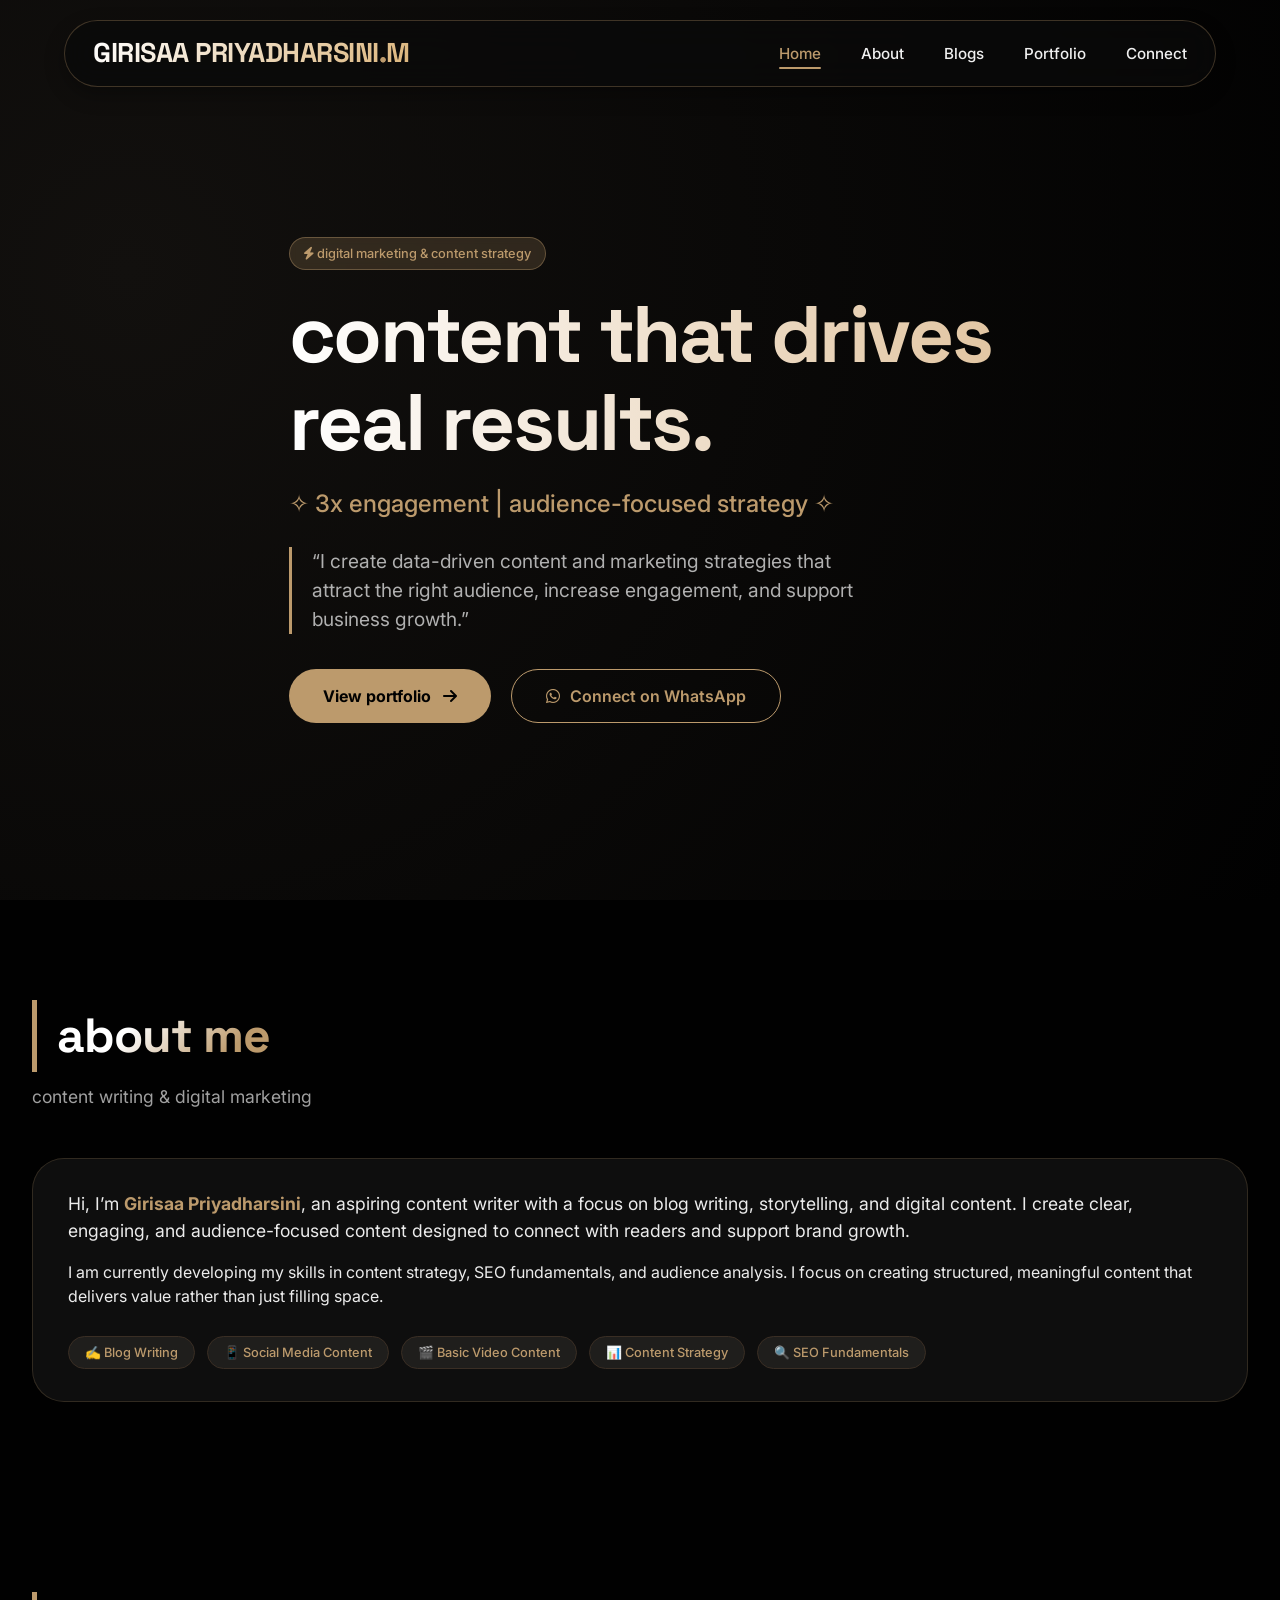
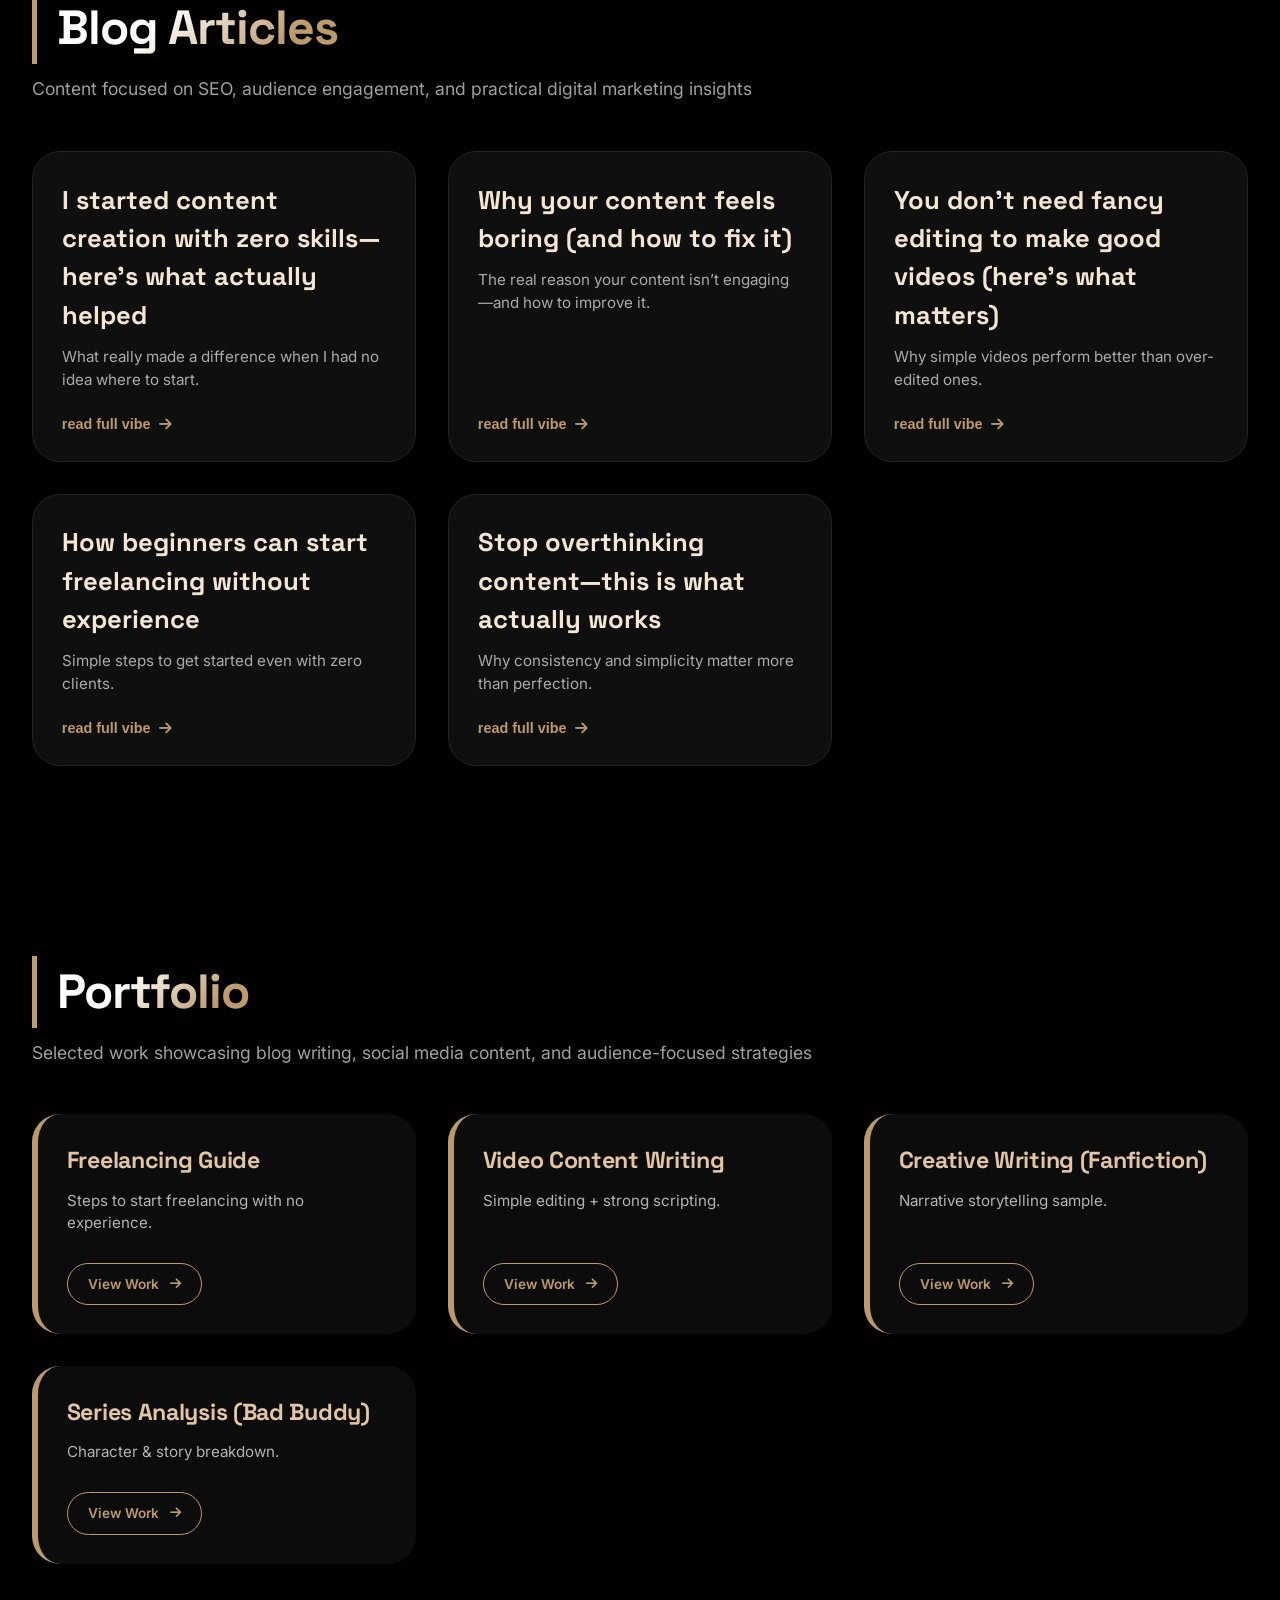
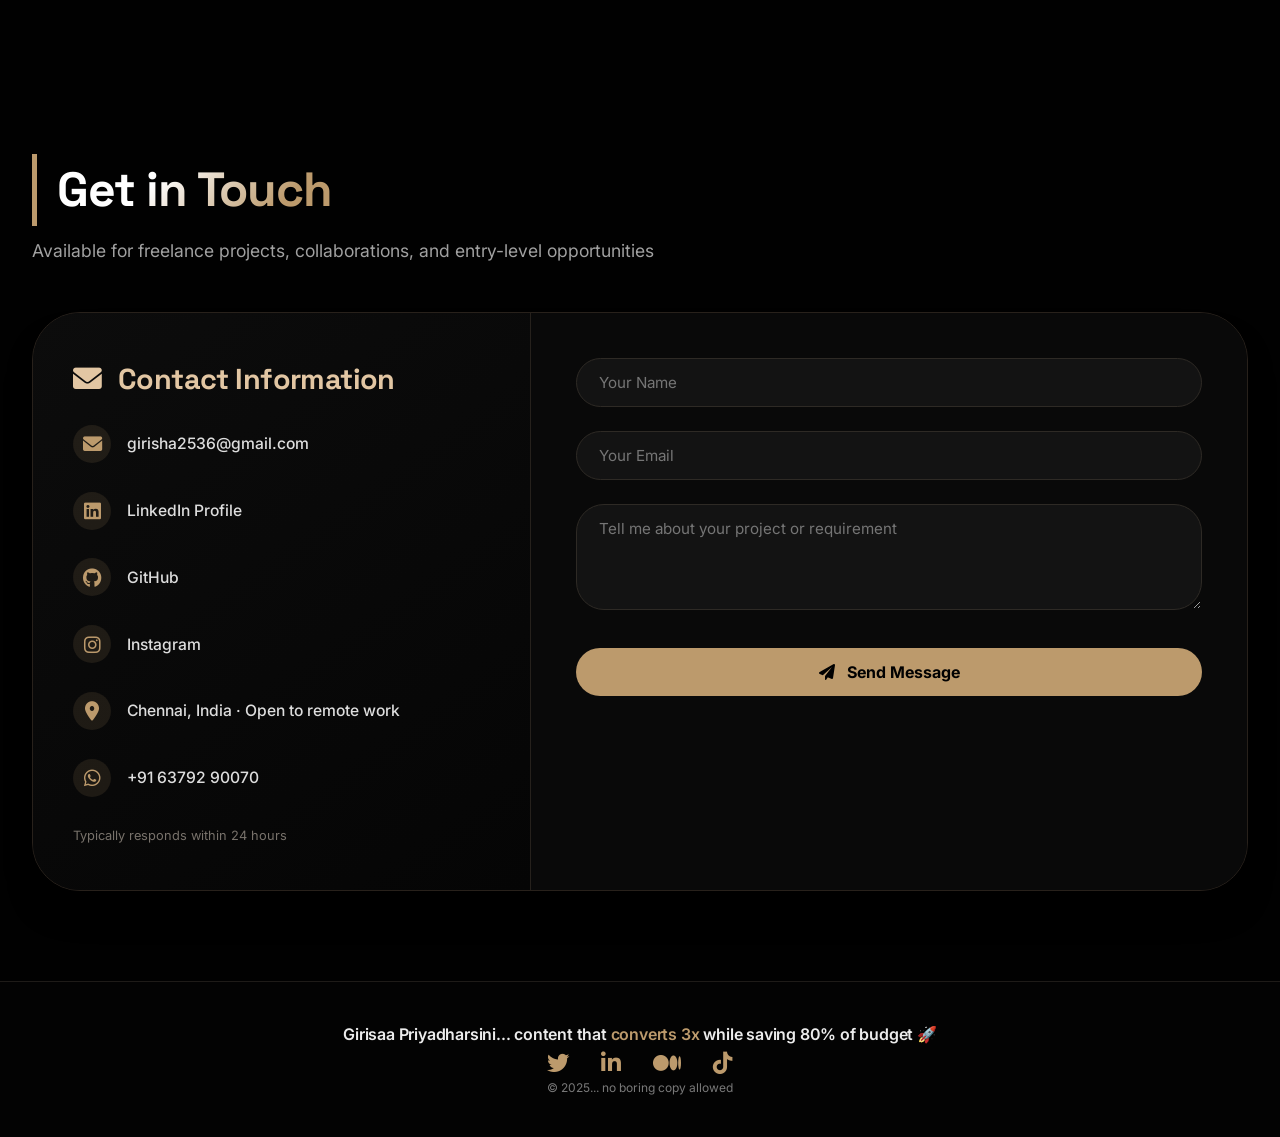
<file: index.html>
<!DOCTYPE html>
<html lang="en">
<head>
  <meta charset="UTF-8">
  <meta name="viewport" content="width=device-width, initial-scale=1.0, viewport-fit=cover">
  <title>Girisaa Writes • modern storyteller & digital strategist</title>
  <!-- Google Fonts: Satoshi vibe using Inter + Space Grotesk for headings -->
  <link href="https://fonts.googleapis.com/css2?family=Inter:opsz,wght@14..32,300;14..32,400;14..32,500;14..32,600;14..32,700;14..32,800&family=Space+Grotesk:wght@400;500;600;700&display=swap" rel="stylesheet">
  <!-- Font Awesome 6 (free icons) -->
  <link rel="stylesheet" href="https://cdnjs.cloudflare.com/ajax/libs/font-awesome/6.0.0-beta3/css/all.min.css">
  <link rel="stylesheet" href="style.css">
</head>
<body>
<nav class="navbar">
  <div class="nav-container">
    <div class="logo">GIRISAA PRIYADHARSINI<span style="color:#bc9a6c;">.</span>M</div>
    <div class="menu-toggle" id="mobile-menu">
      <i class="fas fa-bolt"></i>
    </div>
    <ul class="nav-links" id="nav-links">
      <li><a href="#home" class="nav-link">Home</a></li>
      <li><a href="#about" class="nav-link">About</a></li>
      <li><a href="#blogs" class="nav-link">Blogs</a></li>
      <li><a href="#portfolio" class="nav-link">Portfolio</a></li>
      <li><a href="#contact" class="nav-link">Connect</a></li>
    </ul>
  </div>
</nav>

<main>
  <section id="home" class="hero">
    <div class="container hero-content fade-in">
      <div class="hero-badge"><i class="fas fa-bolt"></i> digital marketing & content strategy</div>
      <h1>content that drives <br>real results.</h1>
      <div class="hero-highlight">✧ 3x engagement | audience-focused strategy ✧</div>
      <div class="hero-tagline">“I create data-driven content and marketing strategies that attract the right audience, increase engagement, and support business growth.”</div>
      <div class="btn-group">
        <button class="btn-primary" id="exploreWorkBtn">View portfolio <i class="fas fa-arrow-right"></i></button>
        <a href="#contact" class="btn-outline-light"><i class="fab fa-whatsapp"></i> Connect on WhatsApp</a>
      </div>
    </div>
  </section>
</main>

<section id="about">
  <div class="container fade-in">
    <div class="section-header">
      <h2>about me</h2>
      <p>content writing & digital marketing</p>
    </div>
    <div class="about-card">
      <p style="font-size:1.1rem; margin-bottom: 1rem;">
        Hi, I’m <strong style="color:#bc9a6c;">Girisaa Priyadharsini</strong>, an aspiring content writer with a focus on blog writing, storytelling, and digital content.
        I create clear, engaging, and audience-focused content designed to connect with readers and support brand growth.
      </p>
      <p>
        I am currently developing my skills in content strategy, SEO fundamentals, and audience analysis.
        I focus on creating structured, meaningful content that delivers value rather than just filling space.
      </p>
      <div class="skill-tags">
        <span class="skill-tag">✍️ Blog Writing</span>
        <span class="skill-tag">📱 Social Media Content</span>
        <span class="skill-tag">🎬 Basic Video Content</span>
        <span class="skill-tag">📊 Content Strategy</span>
        <span class="skill-tag">🔍 SEO Fundamentals</span>
      </div>
    </div>
  </div>
</section>

<section id="blogs">
  <div class="container fade-in">
    <div class="section-header">
      <h2>Blog Articles</h2>
      <p>Content focused on SEO, audience engagement, and practical digital marketing insights</p>
    </div>
    <div class="blog-grid" id="blogGrid"></div>
  </div>
</section>

<section id="portfolio">
  <div class="container fade-in">
    <div class="section-header">
      <h2>Portfolio</h2>
      <p>Selected work showcasing blog writing, social media content, and audience-focused strategies</p>
    </div>
    <div class="portfolio-grid" id="portfolioGrid"></div>
  </div>
</section>

<section id="contact">
  <div class="container fade-in">
    <div class="section-header">
      <h2>Get in Touch</h2>
      <p>Available for freelance projects, collaborations, and entry-level opportunities</p>
    </div>
    <div class="contact-section-wrapper">
      <div class="contact-grid">
        <div class="contact-info-block">
          <h3><i class="fas fa-envelope" style="margin-right: 10px;"></i> Contact Information</h3>
          <div class="contact-detail-item">
            <i class="fas fa-envelope"></i>
            <span>girisha2536@gmail.com</span>
          </div>
          <div class="contact-detail-item">
            <i class="fab fa-linkedin"></i>
            <a href="https://www.linkedin.com/in/girisaa-priyadharsini-m-9624bb2ab/" target="_blank">LinkedIn Profile</a>
          </div>
          <div class="contact-detail-item">
            <i class="fab fa-github"></i>
            <a href="https://github.com/GirishaPriyadharsini" target="_blank">GitHub</a>
          </div>
          <div class="contact-detail-item">
            <i class="fab fa-instagram"></i>
            <a href="https://www.instagram.com/bl_world_tn/?hl=en" target="_blank">Instagram</a>
          </div>
          <div class="contact-detail-item">
            <i class="fas fa-map-marker-alt"></i>
            <span>Chennai, India · Open to remote work</span>
          </div>
          <div class="contact-detail-item">
            <i class="fab fa-whatsapp"></i>
            <span>+91 63792 90070</span>
          </div>
          <p style="font-size:0.8rem; margin-top: 1.5rem; color:#78726b;">
            Typically responds within 24 hours
          </p>
        </div>
        <div class="contact-form-block">
          <form id="contactForm" action="https://formspree.io/f/xrbpggyj" method="POST">
            <div class="form-group">
              <input type="text" id="name" name="name" placeholder="Your Name" required>
            </div>
            <div class="form-group">
              <input type="email" id="email" name="email" placeholder="Your Email" required>
            </div>
            <div class="form-group">
              <textarea rows="4" id="message" name="message" placeholder="Tell me about your project or requirement"></textarea>
            </div>
            <button type="submit" class="btn-primary" id="sendBtn" style="background:#bc9a6c; color:#010101;">
              <i class="fas fa-paper-plane"></i> Send Message
            </button>
            <div id="form-feedback" class="form-feedback"></div>
          </form>
        </div>
      </div>
    </div>
  </div>
</section>

<footer class="footer">
  <div class="container">
    <p style="font-weight: 600; letter-spacing: -0.2px;">Girisaa Priyadharsini... content that <span style="color:#bc9a6c;">converts 3x</span> while saving 80% of budget 🚀</p>
    <div class="social-links">
      <a href="#"><i class="fab fa-twitter"></i></a>
      <a href="#"><i class="fab fa-linkedin-in"></i></a>
      <a href="#"><i class="fab fa-medium"></i></a>
      <a href="#"><i class="fab fa-tiktok"></i></a>
    </div>
    <p style="font-size: 0.75rem; opacity: 0.5;">© 2025... no boring copy allowed</p>
  </div>
</footer>

<div id="blogModal" class="modal">
  <div class="modal-content">
    <span class="close-modal">&times;</span>
    <div id="modal-body">
      <h3 id="modalTitle"></h3>
      <div id="modalDesc"></div>
      <p style="margin-top: 1.5rem; border-top: 1px solid #2e2a25; padding-top: 1rem;">✨ Full piece available... slide into DMs for the extended cut.</p>
    </div>
  </div>
</div>

<script>
  const blogs = [
    { title: "I started content creation with zero skills—here’s what actually helped", description: "What really made a difference when I had no idea where to start.", full: "When I started content creation, I didn’t have skills, tools, or confidence. What helped wasn’t expensive courses or perfect planning—it was starting small, staying consistent, and learning from mistakes. Simple actions like writing regularly, observing content online, and improving one step at a time made the biggest difference." },
    { title: "Why your content feels boring (and how to fix it)", description: "The real reason your content isn’t engaging—and how to improve it.", full: "Most content feels boring not because of lack of ideas, but because of weak structure. Over-explaining, missing hooks, and unclear flow reduce engagement. To fix this, focus on strong openings, short sentences, and clear points. Keep it simple and write for the reader, not to impress." },
    { title: "You don’t need fancy editing to make good videos (here’s what matters)", description: "Why simple videos perform better than over-edited ones.", full: "Good videos are not about effects—they are about clarity and engagement. A strong hook, clear message, and proper pacing matter more than transitions or filters. Even basic edits can perform well if the content is easy to understand and keeps the viewer interested." },
    { title: "How beginners can start freelancing without experience", description: "Simple steps to get started even with zero clients.", full: "Starting freelancing without experience can feel confusing, but it’s possible. Begin by creating small sample work, building a simple portfolio, and applying consistently. Focus on improving your skills while taking small opportunities instead of waiting for perfect ones." },
    { title: "Stop overthinking content—this is what actually works", description: "Why consistency and simplicity matter more than perfection.", full: "Overthinking stops progress. Instead of waiting for perfect ideas, focus on creating consistently. Clear, simple, and useful content performs better than complex or overplanned content. The more you create, the better you understand what works." }
  ];
  const portfolioItems = [
  { 
    type: "Freelancing Guide", 
    desc: "Steps to start freelancing with no experience.", 
    link: "blog-freelancing.html" 
  },
  { 
    type: "Video Content Writing", 
    desc: "Simple editing + strong scripting.", 
    link: "blog-video.html" 
  },
  { 
    type: "Creative Writing (Fanfiction)", 
    desc: "Narrative storytelling sample.", 
    link: "blog-fiction.html" 
  },
  { 
    type: "Series Analysis (Bad Buddy)", 
    desc: "Character & story breakdown.", 
    link: "blog-badbubby.html" 
  }
];

  function escapeHtml(str) {
    return str.replace(/[&<>]/g, function(m) {
      if(m === '&') return '&amp;';
      if(m === '<') return '&lt;';
      if(m === '>') return '&gt;';
      return m;
    });
  }

  function renderBlogs() {
    const grid = document.getElementById('blogGrid');
    if (!grid) return;
    grid.innerHTML = '';
    blogs.forEach((blog, idx) => {
      const card = document.createElement('div');
      card.className = 'card';
      card.innerHTML = `
        <h3>${escapeHtml(blog.title)}</h3>
        <p>${escapeHtml(blog.description)}</p>
        <button class="read-more" data-index="${idx}">read full vibe <i class="fas fa-arrow-right"></i></button>
      `;
      grid.appendChild(card);
    });
    document.querySelectorAll('.read-more').forEach(btn => {
      btn.addEventListener('click', (e) => {
        const idx = btn.getAttribute('data-index');
        if (idx !== null) openBlogModal(parseInt(idx));
      });
    });
  }

  function openBlogModal(index) {
    const blog = blogs[index];
    if (!blog) return;
    const modal = document.getElementById('blogModal');
    document.getElementById('modalTitle').innerText = blog.title;
    document.getElementById('modalDesc').innerHTML = `<p style="color:#ddd; line-height:1.5;">${escapeHtml(blog.full)}</p><p style="margin-top:1rem; color:#bc9a6c;"><strong>— ${escapeHtml(blog.description)}</strong></p>`;
    modal.style.display = 'flex';
  }

  function renderPortfolio() {
    const grid = document.getElementById('portfolioGrid');
    if (!grid) return;
    grid.innerHTML = '';
    portfolioItems.forEach(item => {
      const portCard = document.createElement('div');
      portCard.className = 'portfolio-item';
      portCard.innerHTML = `
        <h3>${escapeHtml(item.type)}</h3>
        <p>${escapeHtml(item.desc)}</p>
        <a href="${item.link}" class="view-btn" target="_blank">View Work <i class="fas fa-arrow-right"></i></a>
      `;
      grid.appendChild(portCard);
    });
  }

  // WORKING EMAIL FORM using Formspree (free, no backend needed)
  const contactForm = document.getElementById('contactForm');
  const feedbackDiv = document.getElementById('form-feedback');
  const sendBtn = document.getElementById('sendBtn');

  if (contactForm) {
    contactForm.addEventListener('submit', async (e) => {
      e.preventDefault();
      
      // Get form data
      const name = document.getElementById('name').value.trim();
      const email = document.getElementById('email').value.trim();
      const message = document.getElementById('message').value.trim();
      
      if (!name || !email || !message) {
        feedbackDiv.innerHTML = '❌ Please fill in all fields before sending.';
        feedbackDiv.style.color = '#d99e6b';
        return;
      }
      
      // Disable button and show loading state
      const originalText = sendBtn.innerHTML;
      sendBtn.disabled = true;
      sendBtn.innerHTML = '<span class="spinner"></span> Sending...';
      feedbackDiv.innerHTML = '';
      
      try {
        const formData = new FormData(contactForm);
        const response = await fetch(contactForm.action, {
          method: 'POST',
          body: formData,
          headers: { 'Accept': 'application/json' }
        });
        
        if (response.ok) {
          feedbackDiv.innerHTML = `✨ Woohoo! Thanks ${escapeHtml(name)}, your message landed safely. I'll reply within 24h. ✨`;
          feedbackDiv.style.color = '#bc9a6c';
          contactForm.reset();
        } else {
          const errorData = await response.json();
          console.error('Formspree error:', errorData);
          feedbackDiv.innerHTML = '❌ Oops! Something went wrong. Please email me directly at girisha2536@gmail.com';
          feedbackDiv.style.color = '#d99e6b';
        }
      } catch (error) {
        console.error('Network error:', error);
        feedbackDiv.innerHTML = '❌ Network error. Please check your connection or email me directly: girisha2536@gmail.com';
        feedbackDiv.style.color = '#d99e6b';
      } finally {
        sendBtn.disabled = false;
        sendBtn.innerHTML = originalText;
        setTimeout(() => {
          if (feedbackDiv.innerHTML.includes('Woohoo')) {
            setTimeout(() => { feedbackDiv.innerHTML = ''; }, 5000);
          }
        }, 3000);
      }
    });
  }

  // navbar + smooth + active
  const navLinks = document.querySelectorAll('.nav-link');
  const sections = document.querySelectorAll('section');
  const mobileToggle = document.getElementById('mobile-menu');
  const navMenu = document.getElementById('nav-links');

  function updateActiveNav() {
    let current = '';
    const scrollPos = window.scrollY + 150;
    sections.forEach(section => {
      const top = section.offsetTop;
      const height = section.offsetHeight;
      if (scrollPos >= top && scrollPos < top + height) {
        current = section.getAttribute('id');
      }
    });
    navLinks.forEach(link => {
      link.classList.remove('active');
      const href = link.getAttribute('href').substring(1);
      if (href === current) link.classList.add('active');
    });
  }

  navLinks.forEach(link => {
    link.addEventListener('click', (e) => {
      e.preventDefault();
      const targetId = link.getAttribute('href').substring(1);
      const target = document.getElementById(targetId);
      if (target) {
        target.scrollIntoView({ behavior: 'smooth', block: 'start' });
        if (navMenu.classList.contains('active')) navMenu.classList.remove('active');
      }
    });
  });
  if (mobileToggle) {
    mobileToggle.addEventListener('click', () => navMenu.classList.toggle('active'));
  }
  window.addEventListener('resize', () => {
    if (window.innerWidth > 768 && navMenu.classList.contains('active')) navMenu.classList.remove('active');
  });
  const exploreBtn = document.getElementById('exploreWorkBtn');
  if (exploreBtn) {
    exploreBtn.addEventListener('click', () => {
      document.getElementById('portfolio').scrollIntoView({ behavior: 'smooth' });
    });
  }

  // modal close
  const modal = document.getElementById('blogModal');
  const closeModal = document.querySelector('.close-modal');
  if (closeModal) closeModal.addEventListener('click', () => modal.style.display = 'none');
  window.addEventListener('click', (e) => { if (e.target === modal) modal.style.display = 'none'; });

  // fade-in observer
  const fadeEls = document.querySelectorAll('.fade-in');
  const observer = new IntersectionObserver((entries) => {
    entries.forEach(entry => { if (entry.isIntersecting) entry.target.classList.add('appear'); });
  }, { threshold: 0.1 });
  fadeEls.forEach(el => observer.observe(el));

  renderBlogs();
  renderPortfolio();
  window.addEventListener('load', () => {
    updateActiveNav();
    document.querySelectorAll('.fade-in').forEach(el => {
      if (el.getBoundingClientRect().top < window.innerHeight - 80) el.classList.add('appear');
    });
  });
  window.addEventListener('scroll', updateActiveNav);
</script>
</body>
</html>
</file>
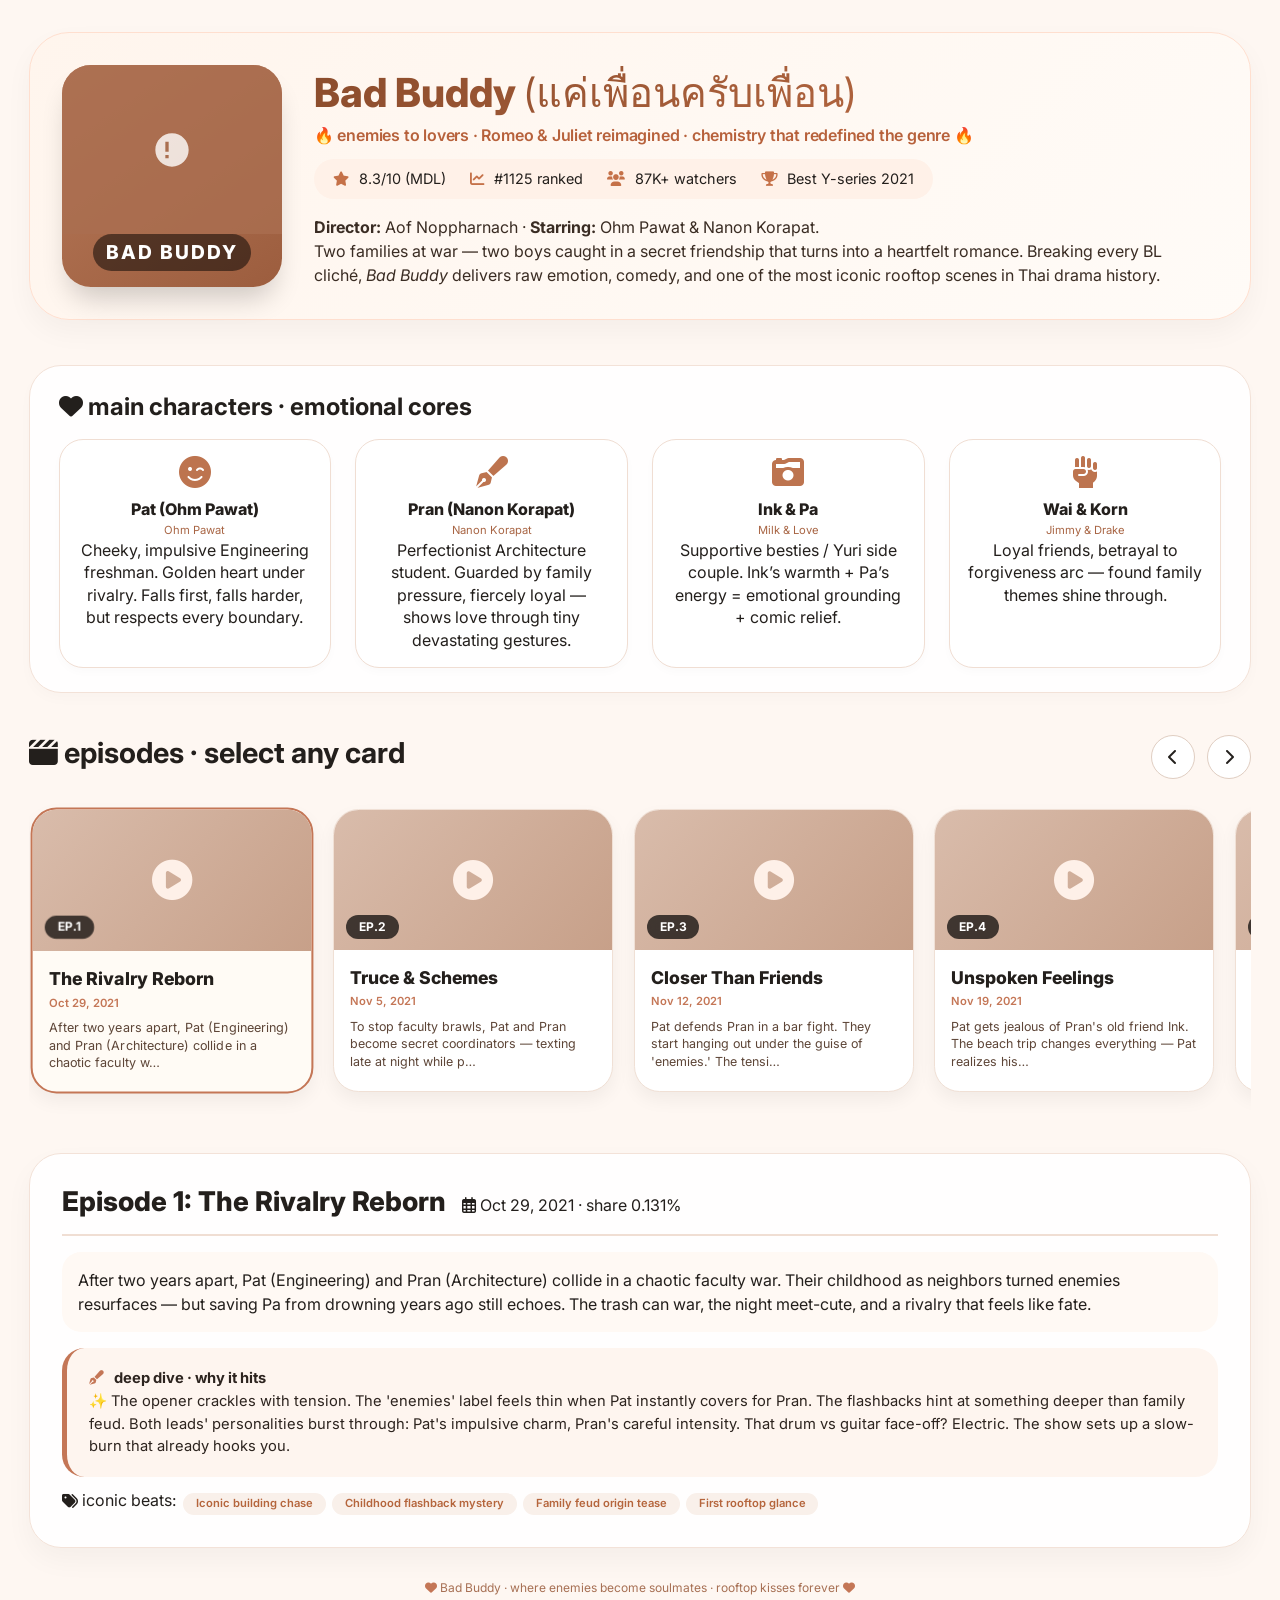
<file: blog-badbuddy.html>
<!DOCTYPE html>
<html lang="en">
<head>
    <meta charset="UTF-8">
    <meta name="viewport" content="width=device-width, initial-scale=1.0, user-scalable=yes">
    <title>Bad Buddy | Deep Dive Episode Guide & Analysis</title>
    <link href="https://fonts.googleapis.com/css2?family=Inter:opsz,wght@14..32,300;14..32,400;14..32,500;14..32,600;14..32,700;14..32,800&display=swap" rel="stylesheet">
    <link rel="stylesheet" href="https://cdnjs.cloudflare.com/ajax/libs/font-awesome/6.0.0-beta3/css/all.min.css">
    <style>
        * {
            margin: 0;
            padding: 0;
            box-sizing: border-box;
        }

        body {
            font-family: 'Inter', sans-serif;
            background: #fef7f2;
            color: #231f1c;
            line-height: 1.4;
        }

        .series-container {
            max-width: 1400px;
            margin: 0 auto;
            padding: 2rem 1.8rem 4rem;
        }

        /* Hero Section with Imagery */
        .hero-section {
            display: flex;
            flex-wrap: wrap;
            gap: 2rem;
            margin-bottom: 2.8rem;
            background: linear-gradient(135deg, #fff5ed 0%, #fffbf7 100%);
            border-radius: 2.5rem;
            padding: 2rem;
            box-shadow: 0 12px 28px rgba(0, 0, 0, 0.04);
            border: 1px solid #ffdfcf;
        }

        .poster-image {
            flex: 0 0 220px;
            background: linear-gradient(145deg, #b87a5a, #9c5d3e);
            border-radius: 1.8rem;
            display: flex;
            align-items: center;
            justify-content: center;
            flex-direction: column;
            color: white;
            box-shadow: 0 18px 28px -8px rgba(0, 0, 0, 0.2);
            position: relative;
            overflow: hidden;
        }
        
        .poster-image .img-placeholder {
            background: url('data:image/svg+xml;utf8,<svg xmlns="http://www.w3.org/2000/svg" viewBox="0 0 24 24" fill="white" width="64px" height="64px"><path d="M12 2C6.48 2 2 6.48 2 12s4.48 10 10 10 10-4.48 10-10S17.52 2 12 2zm-2 15h-2v-2h2v2zm0-4h-2V7h2v6z"/></svg>') no-repeat center;
            background-size: 40px;
            width: 100%;
            height: 100%;
            background-color: #aa6f50;
            opacity: 0.8;
        }
        
        .poster-image span {
            font-weight: 800;
            font-size: 1.2rem;
            letter-spacing: 2px;
            background: rgba(0,0,0,0.5);
            padding: 0.3rem 0.8rem;
            border-radius: 40px;
            margin-bottom: 1rem;
        }

        .series-info {
            flex: 1;
        }

        .series-info h1 {
            font-size: 2.5rem;
            font-weight: 800;
            background: linear-gradient(135deg, #8b4c2c, #c57148);
            background-clip: text;
            -webkit-background-clip: text;
            color: transparent;
            margin-bottom: 0.2rem;
        }

        .tagline {
            font-weight: 600;
            color: #b7613b;
            margin-bottom: 0.8rem;
            font-size: 1rem;
            letter-spacing: -0.2px;
        }

        .ratings {
            display: flex;
            gap: 1.5rem;
            flex-wrap: wrap;
            margin: 0.8rem 0;
            font-size: 0.9rem;
            background: #fff1e8;
            padding: 0.6rem 1.2rem;
            border-radius: 60px;
            width: fit-content;
        }

        .ratings span i {
            margin-right: 6px;
            color: #c57148;
        }

        .desc-short {
            margin-top: 1rem;
            color: #3a2c23;
            max-width: 95%;
            font-weight: 400;
            line-height: 1.5;
        }

        /* character cards */
        .characters-section {
            margin: 2rem 0 2.5rem;
            background: #ffffffea;
            border-radius: 2rem;
            padding: 1.5rem 1.8rem;
            border: 1px solid #f3e2d8;
            box-shadow: 0 6px 14px rgba(0,0,0,0.02);
        }

        .char-grid {
            display: flex;
            flex-wrap: wrap;
            gap: 1.5rem;
            justify-content: space-between;
        }

        .char-card {
            flex: 1;
            min-width: 190px;
            background: white;
            border-radius: 1.5rem;
            padding: 1rem;
            text-align: center;
            transition: all 0.2s;
            border: 1px solid #f0ded3;
            box-shadow: 0 4px 10px rgba(0, 0, 0, 0.02);
        }

        .char-card i {
            font-size: 2rem;
            color: #bd744f;
            margin-bottom: 0.6rem;
        }

        .char-name {
            font-weight: 800;
            font-size: 1rem;
        }

        .char-actor {
            font-size: 0.7rem;
            color: #a86544;
            margin-top: 0.2rem;
        }

        /* episode carousel */
        .episodes-scroll {
            margin: 2rem 0 1rem;
        }

        .section-title {
            display: flex;
            align-items: baseline;
            justify-content: space-between;
            flex-wrap: wrap;
            margin-bottom: 1.4rem;
        }

        .section-title h2 {
            font-weight: 700;
            font-size: 1.8rem;
        }

        .nav-arrows {
            display: flex;
            gap: 12px;
        }

        .nav-btn {
            background: white;
            border: 1px solid #e0cec2;
            border-radius: 60px;
            width: 44px;
            height: 44px;
            display: flex;
            align-items: center;
            justify-content: center;
            cursor: pointer;
            transition: 0.2s;
        }

        .nav-btn:hover {
            background: #c47656;
            color: white;
            border-color: #c47656;
        }

        .cards-wrapper {
            overflow-x: auto;
            scroll-behavior: smooth;
            padding: 0.5rem 0.2rem 1.8rem;
            scrollbar-width: thin;
        }

        .episode-cards {
            display: flex;
            gap: 1.3rem;
            width: max-content;
        }

        .ep-card {
            background: white;
            width: 280px;
            border-radius: 1.6rem;
            overflow: hidden;
            box-shadow: 0 8px 18px rgba(0, 0, 0, 0.05);
            transition: all 0.25s;
            cursor: pointer;
            border: 1px solid #f0e0d5;
            flex-shrink: 0;
        }

        .ep-card:hover {
            transform: translateY(-6px);
            border-color: #c47656;
            box-shadow: 0 20px 30px -8px rgba(0, 0, 0, 0.15);
        }

        .ep-card.active {
            border: 2px solid #c47656;
            background: #fffbf5;
            transform: scale(1.01);
        }

        .card-img {
            height: 140px;
            background: linear-gradient(130deg, #d9bcab, #c7a089);
            display: flex;
            align-items: center;
            justify-content: center;
            font-size: 2rem;
            color: #fef0e8;
            position: relative;
        }

        .ep-number {
            background: rgba(0, 0, 0, 0.7);
            backdrop-filter: blur(4px);
            padding: 0.2rem 0.8rem;
            border-radius: 40px;
            font-size: 0.75rem;
            font-weight: 700;
            position: absolute;
            bottom: 12px;
            left: 12px;
            color: white;
        }

        .card-content {
            padding: 1rem 1rem 1.2rem;
        }

        .card-title {
            font-weight: 800;
            font-size: 1.1rem;
            margin-bottom: 0.2rem;
        }

        .card-sub {
            font-size: 0.7rem;
            color: #c47656;
            font-weight: 600;
            margin-bottom: 0.5rem;
        }

        .card-preview {
            font-size: 0.78rem;
            color: #5d4537;
            line-height: 1.4;
        }

        /* detail panel + immersive review */
        .episode-detail-panel {
            margin-top: 2rem;
            background: #ffffffea;
            border-radius: 2rem;
            padding: 1.8rem 2rem;
            box-shadow: 0 12px 28px rgba(0, 0, 0, 0.04);
            border: 1px solid #f3e2d8;
        }

        .detail-header {
            display: flex;
            align-items: baseline;
            gap: 1rem;
            flex-wrap: wrap;
            border-bottom: 2px solid #f0ded3;
            padding-bottom: 0.8rem;
            margin-bottom: 1rem;
        }

        .detail-header h3 {
            font-size: 1.7rem;
            font-weight: 800;
        }

        .detail-synopsis {
            font-size: 1rem;
            line-height: 1.5;
            margin: 1rem 0;
            background: #fff9f4;
            padding: 1rem;
            border-radius: 1.2rem;
        }

        .review-box {
            background: #fef5ef;
            padding: 1.2rem 1.4rem;
            border-radius: 1.4rem;
            margin-top: 0.8rem;
            border-left: 5px solid #c47656;
            font-size: 0.92rem;
            line-height: 1.55;
            color: #2d241f;
        }

        .review-box i {
            color: #c47656;
            margin-right: 6px;
        }

        .highlight-tag {
            background: #f9f0ea;
            padding: 0.2rem 0.8rem;
            border-radius: 50px;
            font-size: 0.7rem;
            font-weight: 600;
            color: #b5653c;
            display: inline-block;
            margin: 0.2rem 0.2rem;
        }

        @media (max-width: 780px) {
            .series-container {
                padding: 1rem;
            }
            .ep-card {
                width: 240px;
            }
            .char-grid {
                flex-direction: column;
            }
        }
    </style>
</head>
<body>
<div class="series-container">
    <!-- Hero -->
    <div class="hero-section">
        <div class="poster-image">
            <div class="img-placeholder"></div>
            <span>BAD BUDDY</span>
        </div>
        <div class="series-info">
            <h1>Bad Buddy <span style="font-weight: 400;">(แค่เพื่อนครับเพื่อน)</span></h1>
            <div class="tagline">🔥 enemies to lovers · Romeo & Juliet reimagined · chemistry that redefined the genre 🔥</div>
            <div class="ratings">
                <span><i class="fas fa-star"></i> 8.3/10 (MDL)</span>
                <span><i class="fas fa-chart-line"></i> #1125 ranked</span>
                <span><i class="fas fa-users"></i> 87K+ watchers</span>
                <span><i class="fas fa-trophy"></i> Best Y-series 2021</span>
            </div>
            <div class="desc-short">
                <strong>Director:</strong> Aof Noppharnach · <strong>Starring:</strong> Ohm Pawat & Nanon Korapat.<br>
                Two families at war — two boys caught in a secret friendship that turns into a heartfelt romance. 
                Breaking every BL cliché, <em>Bad Buddy</em> delivers raw emotion, comedy, and one of the most iconic rooftop scenes in Thai drama history.
            </div>
        </div>
    </div>

    <!-- character cores -->
    <div class="characters-section">
        <h3 style="font-size:1.5rem; margin-bottom:1rem;"><i class="fas fa-heart"></i> main characters · emotional cores</h3>
        <div class="char-grid">
            <div class="char-card"><i class="fas fa-smile-wink"></i><div class="char-name">Pat (Ohm Pawat)</div><div class="char-actor">Ohm Pawat</div><div class="char-desc">Cheeky, impulsive Engineering freshman. Golden heart under rivalry. Falls first, falls harder, but respects every boundary.</div></div>
            <div class="char-card"><i class="fas fa-pen-fancy"></i><div class="char-name">Pran (Nanon Korapat)</div><div class="char-actor">Nanon Korapat</div><div class="char-desc">Perfectionist Architecture student. Guarded by family pressure, fiercely loyal — shows love through tiny devastating gestures.</div></div>
            <div class="char-card"><i class="fas fa-camera-retro"></i><div class="char-name">Ink & Pa</div><div class="char-actor">Milk & Love</div><div class="char-desc">Supportive besties / Yuri side couple. Ink’s warmth + Pa’s energy = emotional grounding + comic relief.</div></div>
            <div class="char-card"><i class="fas fa-fist-raised"></i><div class="char-name">Wai & Korn</div><div class="char-actor">Jimmy & Drake</div><div class="char-desc">Loyal friends, betrayal to forgiveness arc — found family themes shine through.</div></div>
        </div>
    </div>

    <!-- episode carousel -->
    <div class="episodes-scroll">
        <div class="section-title">
            <h2><i class="fas fa-clapperboard"></i> episodes · select any card</h2>
            <div class="nav-arrows">
                <div class="nav-btn" id="scrollLeftBtn"><i class="fas fa-chevron-left"></i></div>
                <div class="nav-btn" id="scrollRightBtn"><i class="fas fa-chevron-right"></i></div>
            </div>
        </div>
        <div class="cards-wrapper" id="cardsWrapper">
            <div class="episode-cards" id="episodeCardsList"></div>
        </div>
    </div>

    <!-- dynamic detail + full analysis panel -->
    <div class="episode-detail-panel" id="detailPanel">
        <div class="detail-header">
            <h3 id="detailEpTitle">Episode 1</h3>
            <div class="detail-airdate" id="detailAirdate">Oct 29, 2021</div>
        </div>
        <div class="detail-synopsis" id="detailSynopsis"></div>
        <div id="reviewContainer" class="review-box"></div>
        <div id="detailHighlights"></div>
    </div>
</div>

<script>
    // comprehensive episode data with immersive, rewritten recaps & deep insights (based on original analysis but reframed for engagement)
    const episodesData = [
        { number: 1, title: "The Rivalry Reborn", airdate: "Oct 29, 2021", ratingShare: "0.131%",
          synopsis: "After two years apart, Pat (Engineering) and Pran (Architecture) collide in a chaotic faculty war. Their childhood as neighbors turned enemies resurfaces — but saving Pa from drowning years ago still echoes. The trash can war, the night meet-cute, and a rivalry that feels like fate.",
          review: "✨ The opener crackles with tension. The 'enemies' label feels thin when Pat instantly covers for Pran. The flashbacks hint at something deeper than family feud. Both leads' personalities burst through: Pat's impulsive charm, Pran's careful intensity. That drum vs guitar face-off? Electric. The show sets up a slow-burn that already hooks you.",
          highlights: ["Iconic building chase", "Childhood flashback mystery", "Family feud origin tease", "First rooftop glance"] },
        { number: 2, title: "Truce & Schemes", airdate: "Nov 5, 2021", ratingShare: "0.112%",
          synopsis: "To stop faculty brawls, Pat and Pran become secret coordinators — texting late at night while pretending to hate each other. The comedic miscommunication about dorm neighbors leads to roof talks and genuine smiles. Pran's mother warns him to stay away, but Pat's protectiveness grows.",
          review: "🎭 The mix-up with the 'mystery neighbor' is pure rom-com gold. Pran's quiet sadness while Pat remains obliviously charming creates beautiful friction. Their late-night chats feel like stolen intimacy. The scene where Pat's dad insults Pran under the bed? Heart-wrenching. Already layers of longing.",
          highlights: ["Roof confessions", "Secret phone calls", "Pat's protective streak", "Emotional flashback at school"] },
        { number: 3, title: "Closer Than Friends", airdate: "Nov 12, 2021", ratingShare: "0.131%",
          synopsis: "Pat defends Pran in a bar fight. They start hanging out under the guise of 'enemies.' The tension skyrockets when Pat sings 'Just Friend?' at the music contest. Pran fights his own feelings, but the chemistry is undeniable.",
          review: "🎸 Pat's relentless pursuit to make things right is everything. That guitar pick made from his ID? Small but devastating. Pran's walls crumble slowly. The bus station almost-confession had me holding my breath. Plus the jealousy hints — Pat doesn't even realize why he cares so much. Sublime.",
          highlights: ["Guitar pick moment", "Jealous Pat", "Ink's photography", "Almost confession"] },
        { number: 4, title: "Unspoken Feelings", airdate: "Nov 19, 2021", ratingShare: "0.058%",
          synopsis: "Pat gets jealous of Pran's old friend Ink. The beach trip changes everything — Pat realizes his feelings aren't friendly anymore. Pran fights his own heart while pushing Pat away, but the tears at night reveal the truth.",
          review: "💔 Heartbreak central. Pran's jealousy flashbacks reveal he's liked Pat for years. The beach hug, the silent tears — Nanon's acting crushes you. Pat's oblivious 'I like Ink' confession destroys Pran (and us). That final shot of Pran crying while Pat sleeps next to him? Wrecked.",
          highlights: ["Beach emotional hug", "Pran's solo tears", "Devastating misunderstanding", "Pat's slow awakening"] },
        { number: 5, title: "Kiss on the Rooftop", airdate: "Nov 26, 2021", ratingShare: "0.150%",
          synopsis: "The cultural reset episode. Pat slowly realizes he's been in love with Pran all along, gets jealous of Wai, and after a raw confrontation on the rooftop — they kiss. Twice. Raw, emotional, iconic.",
          review: "🏆 LEGENDARY. The roof scene deserves every praise. Pat's emotional spiral, the song that belongs to them, the confession without labels — and then that kiss. Tears, relief, years of longing. Ohm and Nanon pour everything into those 5 minutes. This is why Bad Buddy is untouchable.",
          highlights: ["Rooftop kiss (cultural reset)", "Pat's jealousy rampage", "The song performance", "Raw confession"] },
        { number: 6, title: "Hidden Romance", airdate: "Dec 3, 2021", ratingShare: "0.072%",
          synopsis: "Pat and Pran steal secret moments: beach trips, hand-holding, but the hiding weighs on Pran. They start a ridiculous competition: who falls in love first loses. Underneath the teasing, both are already gone.",
          review: "😭 Their dynamic shifts into soft domesticity. The ocean wrestling, the honest talk about their parents — 'what would our lives be without their hate?' The competition is just an excuse to flirt. Pran's smile when Pat isn't looking says it all. Comfort episode with aching undertones.",
          highlights: ["Beach confession", "Midnight talk", "Wai's suspicion", "Fake competition, real feelings"] },
        { number: 7, title: "Cracks in the Mask", airdate: "Dec 10, 2021", ratingShare: "0.062%",
          synopsis: "School play rehearsals. Pat auditions just to be near Pran. Pran denies him the lead role, but Pat saves the day anyway. Their push-and-pull escalates until Pat declares 'I'd rather lose than see you in trouble.'",
          review: "🎭 The satire of BL tropes is brilliant (Pat forcing a sponge bath!). But underneath, Pat's quiet heroism and Pran's reluctant softness shine. When Pat whispers his lines directly at Pran during the audition? Romantic devastation. The ending with Pa walking in on their kisses? Chaos perfected.",
          highlights: ["Sponge bath trope subverted", "Pat's audition confession", "Play drama", "Stolen kisses"] },
        { number: 8, title: "The Outed Couple", airdate: "Dec 17, 2021", ratingShare: "0.088%",
          synopsis: "Newly official, Pat and Pran struggle to hide their relationship. Pat's recklessness vs Pran's anxiety. After a sweet rooftop date, they get caught by both friend groups — the curtain falls, and everyone sees.",
          review: "😰 The secrecy weighs heavy. Pat wants Instagram official, Pran panics — realistic tension. Their make-up after the fight is tender (the xylophone shirtless scene is unhinged but perfect). Then the final reveal: Wai's shocked face, Korn's disbelief. Gut-punch cliffhanger.",
          highlights: ["Rooftop dinner", "Jealousy & make-up", "The curtain drop", "Secret relationship stress"] },
        { number: 9, title: "Family Storms", airdate: "Dec 24, 2021", ratingShare: "0.158%",
          synopsis: "Wai feels betrayed. The rugby game forces Pat and Wai to cooperate. Then a violent rival threatens Wai, Pat takes a bullet (grazed), and the near-death experience unites the friend groups. But outside the hospital, Pat's parents loom.",
          review: "⚡ Clunky gun plot aside, the emotional core works. Pat taking a bullet for Wai to protect Pran's friend? Ultimate boyfriend move. The reconciliation scene over video call is satisfying. But that final shot — Pran face-to-face with Pat's parents — terrifying. Next boss battle: parents.",
          highlights: ["Pat takes a bullet", "Wai's forgiveness arc", "Hospital skinship", "Parents arrive"] },
        { number: 10, title: "Apart but Still", airdate: "Jan 7, 2022", ratingShare: "0.1%",
          synopsis: "Pat and Pran uncover the real reason for the family feud: Pran's mom lost a scholarship to Pat's dad. Both confess their relationship to their parents. Pran gets slapped. They meet on the rooftop, crying, and decide to run away together.",
          review: "💔💥 The slap scene is brutal. Pran's mother has been the villain all along, but now we understand the wound. Pat's defiance in front of the crowd — 'Yes, he's my boyfriend' — gave chills. The final rooftop hug where Pran sobs 'I can't take it anymore' broke me. Escape plan activated.",
          highlights: ["Family truth revealed", "Public confession", "Slap & heartbreak", "Escape to the beach"] },
        { number: 11, title: "Reunion & Rebellion", airdate: "Jan 14, 2022", ratingShare: "0.2%",
          synopsis: "Pat and Pran flee to the zero-waste town. They remove SIM cards, work at a bar, and Pran finally finishes 'Our Song.' Uncle Tong teaches them: you can't change the world, but you can refuse to let it change you. They return home, ready to face the music.",
          review: "🌊 This episode breathes. The beach montage, fishing, drinking games — it's a healing interlude. Pran singing 'Our Song' for the first time while Pat watches with teary eyes? Cinema. Uncle Tong's philosophy becomes the show's thesis. That final walk back to their houses: dread + hope.",
          highlights: ["Our Song debut", "Beach therapy", "Uncle Tong's wisdom", "Return home"] },
        { number: 12, title: "Our Song (Finale)", airdate: "Jan 21, 2022", ratingShare: "0.165%",
          synopsis: "4 years later. A fake-out breakup? No — Pat and Pran have been secretly together the whole time, only Wai, Korn, Pa, and Ink know. Parents turn a blind eye, and the couple thrives. The final shot: them bickering, kissing, and closing the door on us with a smile.",
          review: "🏠 The misdirect feels cheeky but the message lands: they chose each other despite the world. The tin can phone call callback, the parents silently accepting, and that last montage of them being disgustingly in love — it's earned. Not a perfect finale, but a hopeful one. Pat and Pran won. And so did we.",
          highlights: ["Fake-out twist", "Parents ignore the relationship", "Tin can flirting", "Full circle happiness"] }
    ];

    const cardsContainer = document.getElementById('episodeCardsList');
    let currentActiveIndex = 0;

    function renderCards() {
        cardsContainer.innerHTML = '';
        episodesData.forEach((ep, idx) => {
            const card = document.createElement('div');
            card.className = `ep-card ${idx === currentActiveIndex ? 'active' : ''}`;
            card.setAttribute('data-ep-index', idx);
            card.innerHTML = `
                <div class="card-img">
                    <i class="fas fa-play-circle" style="font-size: 2.5rem;"></i>
                    <div class="ep-number">EP.${ep.number}</div>
                </div>
                <div class="card-content">
                    <div class="card-title">${ep.title}</div>
                    <div class="card-sub">${ep.airdate}</div>
                    <div class="card-preview">${ep.synopsis.substring(0, 95)}…</div>
                </div>
            `;
            card.addEventListener('click', () => {
                setActiveEpisode(idx);
                const wrapper = document.getElementById('cardsWrapper');
                const cardRect = card.getBoundingClientRect();
                const wrapperRect = wrapper.getBoundingClientRect();
                if (cardRect.right > wrapperRect.right || cardRect.left < wrapperRect.left) {
                    card.scrollIntoView({ behavior: 'smooth', block: 'nearest', inline: 'center' });
                }
            });
            cardsContainer.appendChild(card);
        });
    }

    function setActiveEpisode(index) {
        if (index < 0) index = 0;
        if (index >= episodesData.length) index = episodesData.length - 1;
        currentActiveIndex = index;
        const ep = episodesData[currentActiveIndex];
        
        document.getElementById('detailEpTitle').innerHTML = `Episode ${ep.number}: ${ep.title}`;
        document.getElementById('detailAirdate').innerHTML = `<i class="far fa-calendar-alt"></i> ${ep.airdate} · share ${ep.ratingShare}`;
        document.getElementById('detailSynopsis').innerHTML = ep.synopsis;
        
        const reviewDiv = document.getElementById('reviewContainer');
        reviewDiv.innerHTML = `<i class="fas fa-pen-fancy"></i> <strong>deep dive · why it hits</strong><br>${ep.review}`;
        
        const highlightsDiv = document.getElementById('detailHighlights');
        highlightsDiv.innerHTML = `<div style="margin-top:12px;"><i class="fas fa-tags"></i> iconic beats: ${ep.highlights.map(h => `<span class="highlight-tag">${h}</span>`).join('')}</div>`;
        
        document.querySelectorAll('.ep-card').forEach((card, i) => {
            if (i === currentActiveIndex) card.classList.add('active');
            else card.classList.remove('active');
        });
    }
    
    // scroll logic
    const wrapper = document.getElementById('cardsWrapper');
    document.getElementById('scrollLeftBtn').addEventListener('click', () => wrapper.scrollBy({ left: -300, behavior: 'smooth' }));
    document.getElementById('scrollRightBtn').addEventListener('click', () => wrapper.scrollBy({ left: 300, behavior: 'smooth' }));
    
    renderCards();
    setActiveEpisode(0);
    setTimeout(() => {
        const activeCard = document.querySelector('.ep-card.active');
        if(activeCard) activeCard.scrollIntoView({ behavior: 'smooth', inline: 'center', block: 'nearest' });
    }, 150);
    
    // add thematic footer note
    const footerNote = document.createElement('div');
    footerNote.style.marginTop = '2rem';
    footerNote.style.textAlign = 'center';
    footerNote.style.fontSize = '0.75rem';
    footerNote.style.color = '#a77054';
    footerNote.innerHTML = `<i class="fas fa-heart" style="color:#c47656"></i> Bad Buddy · where enemies become soulmates · rooftop kisses forever <i class="fas fa-heart" style="color:#c47656"></i>`;
    document.querySelector('.episode-detail-panel').after(footerNote);
</script>
</body>
</html>
</file>
<file: style.css>
* {
      margin: 0;
      padding: 0;
      box-sizing: border-box;
    }

    body {
      font-family: 'Inter', sans-serif;
      background-color: #010101;
      color: #ececec;
      line-height: 1.5;
      scroll-behavior: smooth;
      overflow-x: hidden;
    }

    /* glassmorphism + neubrutalist twist */
    .container {
      max-width: 1300px;
      margin: 0 auto;
      padding: 0 32px;
    }

    /* custom scroll */
    ::-webkit-scrollbar {
      width: 8px;
    }
    ::-webkit-scrollbar-track {
      background: #1a1a1a;
    }
    ::-webkit-scrollbar-thumb {
      background: #bc9a6c;
      border-radius: 10px;
    }

    /* section spacing with bold separators */
    section {
      padding: 100px 0 90px;
      position: relative;
    }
    .section-header {
      margin-bottom: 3rem;
    }
    .section-header h2 {
      font-family: 'Space Grotesk', monospace;
      font-size: 3rem;
      font-weight: 700;
      letter-spacing: -0.02em;
      background: linear-gradient(135deg, #ffffff 40%, #bc9a6c 80%);
      -webkit-background-clip: text;
      background-clip: text;
      color: transparent;
      display: inline-block;
      border-left: 5px solid #bc9a6c;
      padding-left: 20px;
    }
    .section-header p {
      color: #a0a0a0;
      margin-top: 12px;
      font-size: 1.1rem;
    }

    /* ===== NAVBAR (ultra modern blur) ===== */
    .navbar {
      position: fixed;
      top: 20px;
      left: 50%;
      transform: translateX(-50%);
      width: 90%;
      max-width: 1250px;
      background: rgba(10, 10, 10, 0.75);
      backdrop-filter: blur(16px);
      border-radius: 80px;
      border: 1px solid rgba(188, 154, 108, 0.3);
      z-index: 1000;
      padding: 12px 28px;
      transition: all 0.3s ease;
      box-shadow: 0 8px 20px rgba(0,0,0,0.3);
    }
    .nav-container {
      display: flex;
      justify-content: space-between;
      align-items: center;
    }
    .logo {
      font-size: 1.7rem;
      font-weight: 800;
      font-family: 'Space Grotesk', monospace;
      background: linear-gradient(125deg, #FFF, #dbb47a);
      -webkit-background-clip: text;
      background-clip: text;
      color: transparent;
      letter-spacing: -0.5px;
    }
    .nav-links {
      display: flex;
      gap: 2.5rem;
      list-style: none;
    }
    .nav-links a {
      text-decoration: none;
      font-weight: 500;
      color: #f0f0f0;
      font-size: 0.95rem;
      transition: 0.2s;
      position: relative;
    }
    .nav-links a:hover, .nav-links a.active {
      color: #bc9a6c;
    }
    .nav-links a.active::after {
      content: '';
      position: absolute;
      bottom: -6px;
      left: 0;
      width: 100%;
      height: 2px;
      background: #bc9a6c;
      border-radius: 4px;
    }
    .menu-toggle {
      display: none;
      font-size: 1.6rem;
      cursor: pointer;
      color: #bc9a6c;
    }

    /* ===== HERO (bold genz) ===== */
    .hero {
      min-height: 100vh;
      display: flex;
      align-items: center;
      padding: 120px 0 60px;
      background: radial-gradient(circle at 10% 30%, #12100e, #010101);
      position: relative;
      overflow: hidden;
    }
    .hero-content {
      max-width: 800px;
    }
    .hero-badge {
      display: inline-block;
      background: rgba(188, 154, 108, 0.2);
      backdrop-filter: blur(4px);
      padding: 6px 14px;
      border-radius: 40px;
      font-size: 0.8rem;
      font-weight: 500;
      color: #bc9a6c;
      margin-bottom: 20px;
      border: 1px solid rgba(188,154,108,0.4);
    }
    .hero h1 {
      font-size: 5rem;
      font-weight: 800;
      font-family: 'Space Grotesk', monospace;
      line-height: 1.1;
      letter-spacing: -0.03em;
      background: linear-gradient(to right, #ffffff, #e2c6a3);
      -webkit-background-clip: text;
      background-clip: text;
      color: transparent;
    }
    .hero-highlight {
      font-size: 1.5rem;
      margin: 20px 0 18px;
      font-weight: 500;
      color: #bc9a6c;
    }
    .hero-tagline {
      font-size: 1.2rem;
      color: #b0b0b0;
      max-width: 600px;
      border-left: 3px solid #bc9a6c;
      padding-left: 20px;
      margin: 25px 0 35px;
    }
    .btn-group {
      display: flex;
      gap: 20px;
      flex-wrap: wrap;
    }
    .btn-primary {
      background: #bc9a6c;
      border: none;
      padding: 14px 34px;
      border-radius: 60px;
      font-weight: 700;
      font-size: 1rem;
      color: #010101;
      display: inline-flex;
      align-items: center;
      gap: 12px;
      cursor: pointer;
      transition: 0.25s;
      font-family: inherit;
    }
    .btn-primary:hover {
      background: #dbb47a;
      transform: scale(1.02);
      box-shadow: 0 10px 25px rgba(188,154,108,0.3);
    }
    .btn-outline-light {
      background: transparent;
      border: 1.5px solid #bc9a6c;
      padding: 14px 34px;
      border-radius: 60px;
      font-weight: 600;
      color: #bc9a6c;
      transition: 0.2s;
      display: inline-flex;
      align-items: center;
      gap: 10px;
      text-decoration: none;
    }
    .btn-outline-light:hover {
      background: rgba(188,154,108,0.15);
      border-color: #e2c6a3;
    }

    /* about - modern card vibe */
    .about-card {
      background: rgba(20, 20, 20, 0.7);
      backdrop-filter: blur(2px);
      border-radius: 32px;
      padding: 2rem 2.2rem;
      border: 1px solid rgba(188,154,108,0.2);
      transition: all 0.3s;
    }
    .skill-tags {
      display: flex;
      flex-wrap: wrap;
      gap: 12px;
      margin-top: 28px;
    }
    .skill-tag {
      background: #1f1e1c;
      padding: 6px 16px;
      border-radius: 40px;
      font-size: 0.8rem;
      font-weight: 500;
      color: #bc9a6c;
      border: 0.5px solid #3a2e24;
    }

    /* Blog & portfolio grid - Gen Z brutalist cards */
    .blog-grid, .portfolio-grid {
      display: grid;
      grid-template-columns: repeat(auto-fill, minmax(330px, 1fr));
      gap: 2rem;
    }
    .card {
      background: #0f0f0f;
      border-radius: 28px;
      padding: 1.8rem;
      transition: all 0.3s cubic-bezier(0.2, 0.9, 0.4, 1.1);
      border: 1px solid #27221c;
      position: relative;
      overflow: hidden;
      display: flex;
      flex-direction: column;
      height: 100%;
    }
    .card::before {
      content: '';
      position: absolute;
      top: 0;
      left: 0;
      width: 100%;
      height: 4px;
      background: linear-gradient(90deg, #bc9a6c, #f3d9b1);
      transform: scaleX(0);
      transform-origin: left;
      transition: transform 0.4s;
    }
    .card:hover::before {
      transform: scaleX(1);
    }
    .card:hover {
      transform: translateY(-8px);
      border-color: #bc9a6c;
      box-shadow: 0 20px 30px -12px rgba(0,0,0,0.6);
    }
    .card h3 {
      font-size: 1.6rem;
      font-family: 'Space Grotesk', monospace;
      margin-bottom: 0.75rem;
      color: #f5e6d3;
    }
    .card p {
      color: #ababab;
      font-size: 0.95rem;
      margin-bottom: 1.5rem;
      flex: 1;
    }
    .read-more {
      background: none;
      border: none;
      color: #bc9a6c;
      font-weight: 700;
      cursor: pointer;
      font-size: 0.9rem;
      display: inline-flex;
      align-items: center;
      gap: 8px;
      transition: 0.2s;
      margin-top: auto;
      width: fit-content;
    }
    .read-more i {
      transition: transform 0.2s;
    }
    .read-more:hover {
      gap: 14px;
      color: #e2c6a3;
    }

    /* PORTFOLIO ITEM - Enhanced button alignment */
    .portfolio-item {
      background: #0c0c0c;
      border-radius: 28px;
      padding: 1.8rem;
      transition: 0.25s ease;
      border-left: 6px solid #bc9a6c;
      display: flex;
      flex-direction: column;
      height: 100%;
      position: relative;
    }
    .portfolio-item:hover {
      transform: translateY(-6px);
      background: #111111;
      box-shadow: 0 20px 28px -12px rgba(0,0,0,0.7);
      border-left-width: 6px;
    }
    .portfolio-item h3 {
      font-size: 1.45rem;
      font-weight: 700;
      margin-bottom: 12px;
      color: #e2c6a3;
      font-family: 'Space Grotesk', monospace;
      letter-spacing: -0.3px;
    }
    .portfolio-item p {
      color: #b4b4b4;
      font-size: 0.95rem;
      line-height: 1.45;
      margin-bottom: 1.8rem;
      flex: 1;
    }
    .view-btn {
      display: inline-flex;
      align-items: center;
      gap: 10px;
      background: transparent;
      border: 1.5px solid #bc9a6c;
      color: #bc9a6c;
      padding: 10px 20px;
      border-radius: 60px;
      font-weight: 600;
      font-size: 0.85rem;
      text-decoration: none;
      transition: all 0.25s ease;
      width: fit-content;
      margin-top: auto;
      cursor: pointer;
      font-family: 'Inter', sans-serif;
      letter-spacing: 0.2px;
    }
    .view-btn i {
      font-size: 0.8rem;
      transition: transform 0.2s;
    }
    .view-btn:hover {
      background: #bc9a6c;
      color: #010101;
      gap: 14px;
      border-color: #bc9a6c;
      transform: translateY(-2px);
      box-shadow: 0 6px 14px rgba(188,154,108,0.25);
    }
    .view-btn:hover i {
      transform: translateX(3px);
    }

    /* CONTACT ZONE */
    .contact-section-wrapper {
      background: #0a0a0a;
      border-radius: 48px;
      border: 1px solid #28211b;
      overflow: hidden;
      box-shadow: 0 25px 40px -20px rgba(0,0,0,0.6);
    }
    .contact-grid {
      display: flex;
      flex-wrap: wrap;
    }
    .contact-info-block {
      flex: 1.2;
      background: linear-gradient(145deg, #0c0c0c, #050505);
      padding: 2.8rem 2.5rem;
      border-right: 1px solid #26211c;
    }
    .contact-form-block {
      flex: 1.8;
      padding: 2.8rem 2.8rem;
      background: #090909;
    }
    .contact-info-block h3 {
      font-family: 'Space Grotesk', monospace;
      font-size: 1.8rem;
      margin-bottom: 1.5rem;
      color: #e2c6a3;
      letter-spacing: -0.02em;
    }
    .contact-detail-item {
      display: flex;
      align-items: center;
      gap: 1rem;
      margin-bottom: 1.8rem;
      flex-wrap: wrap;
    }
    .contact-detail-item i {
      width: 38px;
      height: 38px;
      background: rgba(188,154,108,0.12);
      display: inline-flex;
      align-items: center;
      justify-content: center;
      border-radius: 60px;
      font-size: 1.2rem;
      color: #bc9a6c;
    }
    .contact-detail-item span, .contact-detail-item a {
      color: #dddddd;
      text-decoration: none;
      font-weight: 500;
      transition: 0.2s;
      font-size: 0.98rem;
      word-break: break-word;
    }
    .contact-detail-item a:hover {
      color: #bc9a6c;
    }
    .form-group {
      margin-bottom: 1.5rem;
    }
    .contact-form-block input, .contact-form-block textarea {
      width: 100%;
      background: #131313;
      border: 1px solid #2e2a25;
      border-radius: 28px;
      padding: 14px 22px;
      color: white;
      font-family: 'Inter', sans-serif;
      transition: 0.2s;
      font-size: 0.95rem;
    }
    .contact-form-block input:focus, .contact-form-block textarea:focus {
      border-color: #bc9a6c;
      outline: none;
      box-shadow: 0 0 0 3px rgba(188,154,108,0.2);
    }
    .contact-form-block .btn-primary {
      width: 100%;
      justify-content: center;
      margin-top: 8px;
    }
    .form-feedback {
      margin-top: 14px;
      font-size: 0.85rem;
      text-align: center;
      color: #bc9a6c;
    }

    /* footer */
    .footer {
      background: #030303;
      padding: 2.5rem 0;
      text-align: center;
      border-top: 1px solid #1e1b18;
    }
    .social-links a {
      color: #bc9a6c;
      margin: 0 14px;
      font-size: 1.4rem;
      transition: 0.2s;
      display: inline-block;
    }
    .social-links a:hover {
      transform: translateY(-4px);
      color: #f5cd9e;
    }

    /* modal modern */
    .modal {
      display: none;
      position: fixed;
      top: 0; left: 0;
      width: 100%; height: 100%;
      background: rgba(0,0,0,0.85);
      backdrop-filter: blur(8px);
      z-index: 1200;
      justify-content: center;
      align-items: center;
    }
    .modal-content {
      background: #111;
      max-width: 550px;
      width: 90%;
      border-radius: 40px;
      padding: 2rem;
      border: 1px solid #bc9a6c;
      animation: zoomUp 0.25s ease;
      position: relative;
    }
    .modal-content h3 {
      font-size: 1.9rem;
      color: #e2c6a3;
    }
    .close-modal {
      position: absolute;
      top: 16px;
      right: 24px;
      font-size: 2rem;
      cursor: pointer;
      color: #bc9a6c;
    }
    @keyframes zoomUp {
      from { opacity: 0; transform: scale(0.96);}
      to { opacity: 1; transform: scale(1);}
    }
    .fade-in {
      opacity: 0;
      transform: translateY(30px);
      transition: opacity 0.7s ease, transform 0.7s ease;
    }
    .fade-in.appear {
      opacity: 1;
      transform: translateY(0);
    }

    /* loading spinner */
    .spinner {
      display: inline-block;
      width: 18px;
      height: 18px;
      border: 2px solid rgba(0,0,0,0.3);
      border-radius: 50%;
      border-top-color: #010101;
      animation: spin 0.6s linear infinite;
      margin-right: 8px;
    }
    @keyframes spin {
      to { transform: rotate(360deg); }
    }
    .btn-primary:disabled {
      opacity: 0.7;
      cursor: not-allowed;
      transform: none;
    }

    @media (max-width: 950px) {
      .contact-grid {
        flex-direction: column;
      }
      .contact-info-block {
        border-right: none;
        border-bottom: 1px solid #26211c;
      }
    }
    @media (max-width: 850px) {
      .hero h1 { font-size: 3rem; }
      .navbar { width: 94%; padding: 10px 20px; }
      .nav-links { gap: 1.2rem; }
      .section-header h2 { font-size: 2.2rem; }
      .menu-toggle {
        display: block;
      }
      .nav-links {
        position: absolute;
        top: 70px;
        left: 0;
        width: 100%;
        background: #0a0a0a;
        flex-direction: column;
        align-items: center;
        gap: 1.8rem;
        padding: 2rem;
        border-radius: 28px;
        border: 1px solid #2a241f;
        backdrop-filter: blur(20px);
        opacity: 0;
        visibility: hidden;
        transition: 0.25s;
        transform: translateY(-10px);
      }
      .nav-links.active {
        opacity: 1;
        visibility: visible;
        transform: translateY(0);
      }
      .contact-info-block, .contact-form-block {
        padding: 2rem;
      }
    }
    @media (max-width: 550px) {
      .container { padding: 0 20px; }
      .hero h1 { font-size: 2.4rem; }
      .portfolio-item h3 { font-size: 1.3rem; }
      .view-btn { padding: 8px 18px; font-size: 0.8rem; }
    }
</file>
